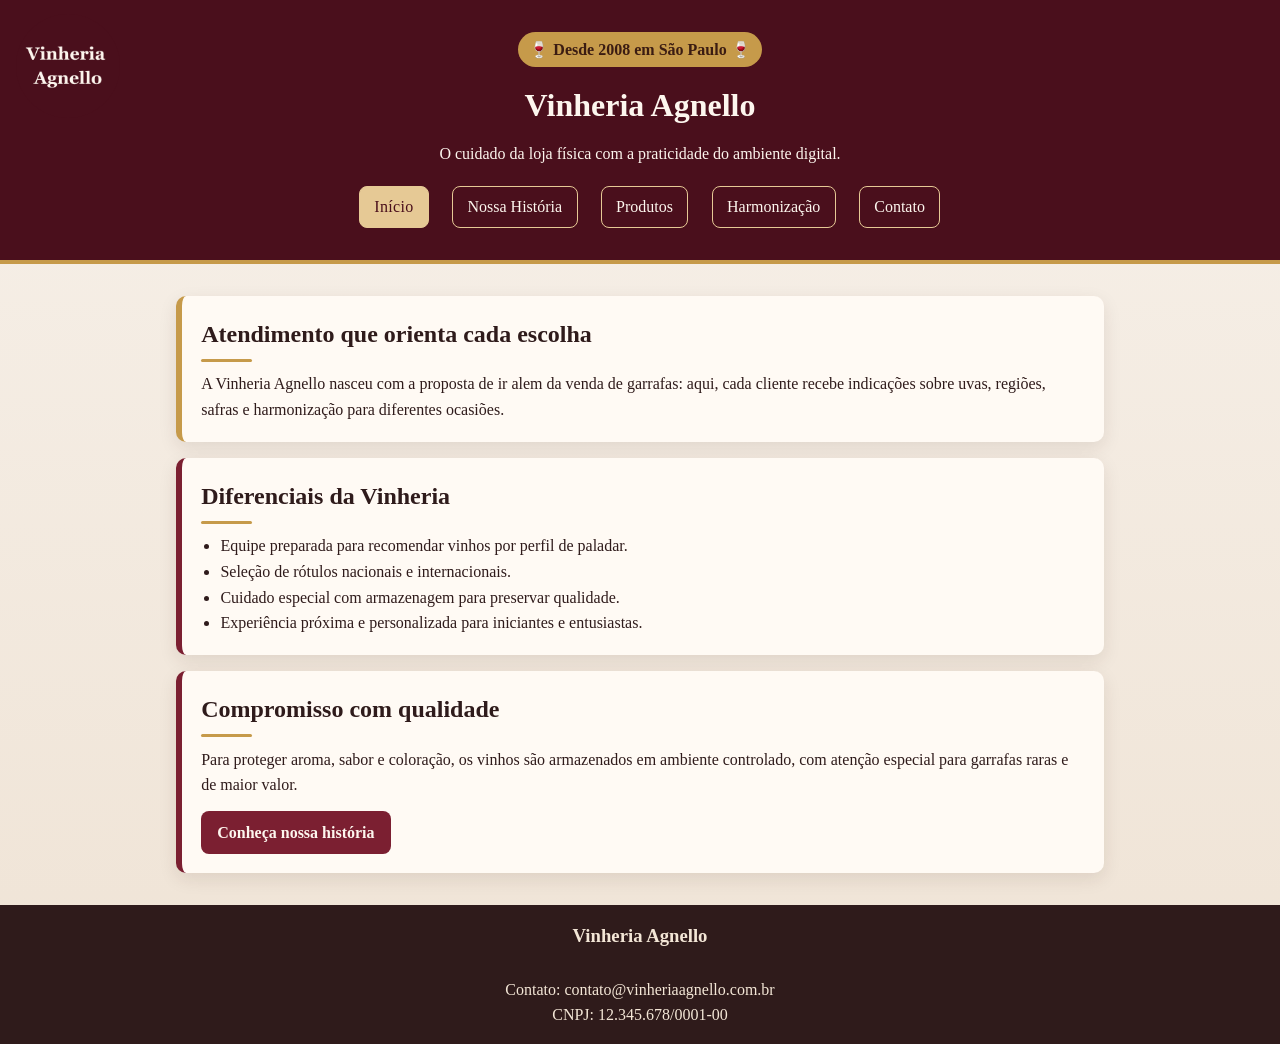
<file: index.html>
<!DOCTYPE html>
<html lang="pt-BR">
<head>
    <meta charset="UTF-8">
    <meta name="viewport" content="width=device-width, initial-scale=1.0">
    <meta name="description" content="Vinheria Agnello: tradição no atendimento especializado e experiência de compra para apaixonados por vinho.">
    <meta name="keywords" content="vinheria, vinhos, harmonizacao, atendimento especializado, e-commerce">
    <title>Vinheria Agnello | Início</title>
    <link rel="stylesheet" href="./src/css/style.css">
</head>
<body>
    <a class="marca-logo" href="./index.html">
        <img src="./src/assets/imgs/logo.png" alt="Vinheria Agnello">
    </a>
    <header class="topo">
        <p class="selo">Desde 2008 em São Paulo</p>
        <h1>Vinheria Agnello</h1>
        <p>O cuidado da loja física com a praticidade do ambiente digital.</p>
        <nav aria-label="Navegacao principal">
            <ul class="menu">
                <li><a class="ativo" href="./index.html">Início</a></li>
                <li><a href="./src/pages/historia.html">Nossa História</a></li>
                <li><a href="./src/pages/produtos.html">Produtos</a></li>
                <li><a href="./src/pages/harmonizacao.html">Harmonização</a></li>
                <li><a href="./src/pages/contato.html">Contato</a></li>
            </ul>
        </nav>
    </header>

    <main>
        <section class="card destaque">
            <h2>Atendimento que orienta cada escolha</h2>
            <p>
                A Vinheria Agnello nasceu com a proposta de ir alem da venda de garrafas:
                aqui, cada cliente recebe indicações sobre uvas, regiões, safras e
                harmonização para diferentes ocasiões.
            </p>
        </section>

        <section class="card">
            <h2>Diferenciais da Vinheria</h2>
            <ul>
                <li>Equipe preparada para recomendar vinhos por perfil de paladar.</li>
                <li>Seleção de rótulos nacionais e internacionais.</li>
                <li>Cuidado especial com armazenagem para preservar qualidade.</li>
                <li>Experiência próxima e personalizada para iniciantes e entusiastas.</li>
            </ul>
        </section>

        <section class="card">
            <h2>Compromisso com qualidade</h2>
            <p>
                Para proteger aroma, sabor e coloração, os vinhos são armazenados em ambiente
                controlado, com atenção especial para garrafas raras e de maior valor.
            </p>
            <a class="botao" href="./src/pages/historia.html">Conheça nossa história</a>
        </section>
    </main>

    <footer>
        <h3>Vinheria Agnello</h3><br>
        
        <p>Contato: contato@vinheriaagnello.com.br</p>
        <p>CNPJ: 12.345.678/0001-00</p>
    </footer>
</body>
</html>
</file>
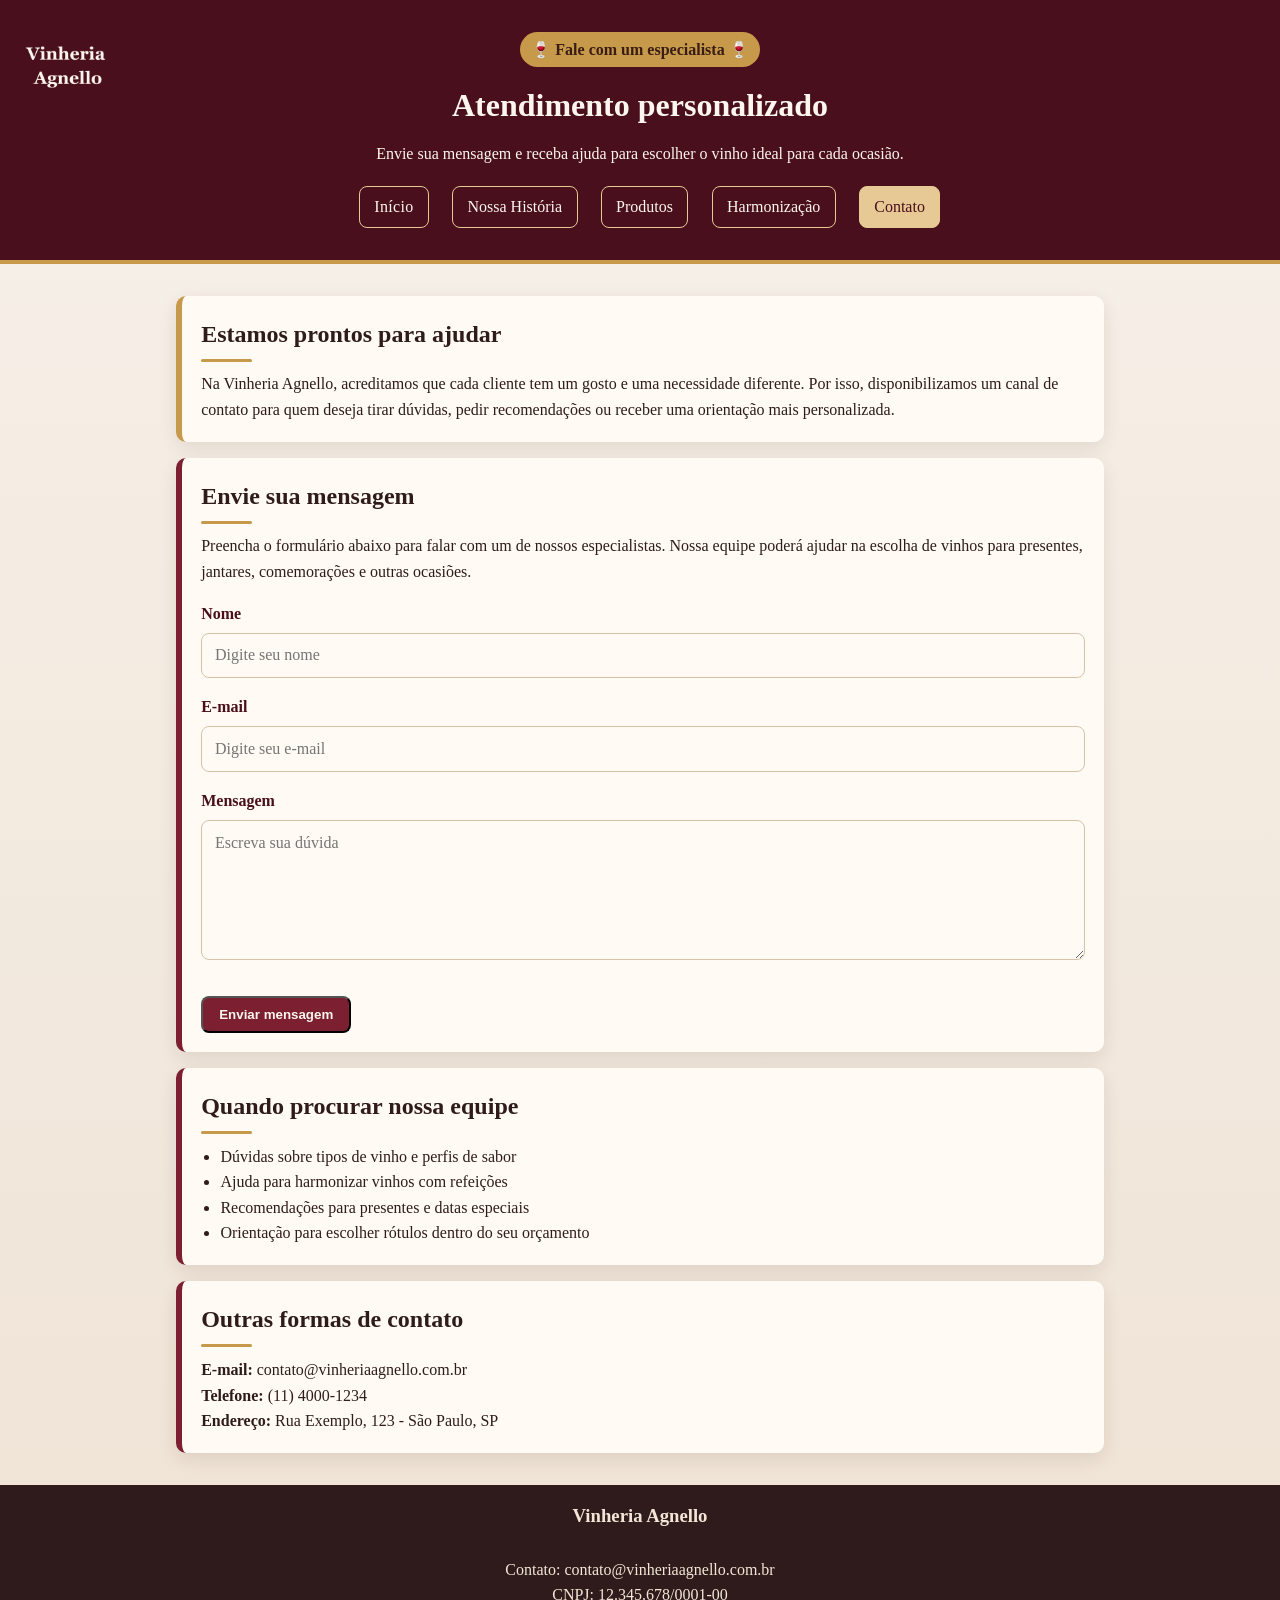
<file: src/pages/contato.html>
<!DOCTYPE html>
<html lang="pt-BR">
<head>
    <meta charset="UTF-8">
    <meta name="viewport" content="width=device-width, initial-scale=1.0">
    <meta name="description" content="Entre em contato com a Vinheria Agnello e fale com um especialista para tirar dúvidas e receber recomendações.">
    <meta name="keywords" content="contato, especialista em vinhos, vinheria agnello, formulario, atendimento">
    <title>Vinheria Agnello | Contato</title>
    <link rel="stylesheet" href="../css/style.css">
</head>
<body>
    <a class="marca-logo" href="../../index.html">
        <img src="../assets/imgs/logo.png" alt="Vinheria Agnello">
    </a>
    <header class="topo">
        <p class="selo">Fale com um especialista</p>
        <h1>Atendimento personalizado</h1>
        <p>Envie sua mensagem e receba ajuda para escolher o vinho ideal para cada ocasião.</p>

        <nav aria-label="Navegação principal">
            <ul class="menu">
                <li><a href="../../index.html">Início</a></li>
                <li><a href="./historia.html">Nossa História</a></li>
                <li><a href="./produtos.html">Produtos</a></li>
                <li><a href="./harmonizacao.html">Harmonização</a></li>
                <li><a class="ativo" href="./contato.html">Contato</a></li>
            </ul>
        </nav>
    </header>

    <main>
        <section class="card destaque">
            <h2>Estamos prontos para ajudar</h2>
            <p>
                Na Vinheria Agnello, acreditamos que cada cliente tem um gosto e uma necessidade
                diferente. Por isso, disponibilizamos um canal de contato para quem deseja tirar
                dúvidas, pedir recomendações ou receber uma orientação mais personalizada.
            </p>
        </section>

        <section class="card">
            <h2>Envie sua mensagem</h2>
            <p>
                Preencha o formulário abaixo para falar com um de nossos especialistas. Nossa equipe
                poderá ajudar na escolha de vinhos para presentes, jantares, comemorações e outras ocasiões.
            </p>

            <form class="formulario-contato" id="form-contato">
                <div class="campo-formulario">
                    <label for="nome">Nome</label>
                    <input type="text" id="nome" name="nome" placeholder="Digite seu nome" required>
                </div>

                <div class="campo-formulario">
                    <label for="email">E-mail</label>
                    <input type="email" id="email" name="email" placeholder="Digite seu e-mail" required>
                </div>

                <div class="campo-formulario">
                    <label for="mensagem">Mensagem</label>
                    <textarea id="mensagem" name="mensagem" rows="6" placeholder="Escreva sua dúvida" required></textarea>
                </div>

                <button type="submit" class="botao">Enviar mensagem</button>

                <p id="mensagem-sucesso" class="mensagem-sucesso">
                    Sua mensagem foi enviada com sucesso. Nossa equipe entrará em contato em breve.
                </p>
            </form>

            <script id="62849">
                const form = document.getElementById("form-contato");
                const mensagem = document.getElementById("mensagem-sucesso");

                form.addEventListener("submit", function(event) {
                    event.preventDefault();
                    mensagem.style.display = "block";
                    form.reset();
                });
            </script>
        </section>

        <section class="card">
            <h2>Quando procurar nossa equipe</h2>
            <ul>
                <li>Dúvidas sobre tipos de vinho e perfis de sabor</li>
                <li>Ajuda para harmonizar vinhos com refeições</li>
                <li>Recomendações para presentes e datas especiais</li>
                <li>Orientação para escolher rótulos dentro do seu orçamento</li>
            </ul>
        </section>

        <section class="card">
            <h2>Outras formas de contato</h2>
            <p><strong>E-mail:</strong> contato@vinheriaagnello.com.br</p>
            <p><strong>Telefone:</strong> (11) 4000-1234</p>
            <p><strong>Endereço:</strong> Rua Exemplo, 123 - São Paulo, SP</p>
        </section>
    </main>

    <footer>
        <h3>Vinheria Agnello</h3><br>
        <p>Contato: contato@vinheriaagnello.com.br</p>
        <p>CNPJ: 12.345.678/0001-00</p>
    </footer>
</body>
</html>
</file>
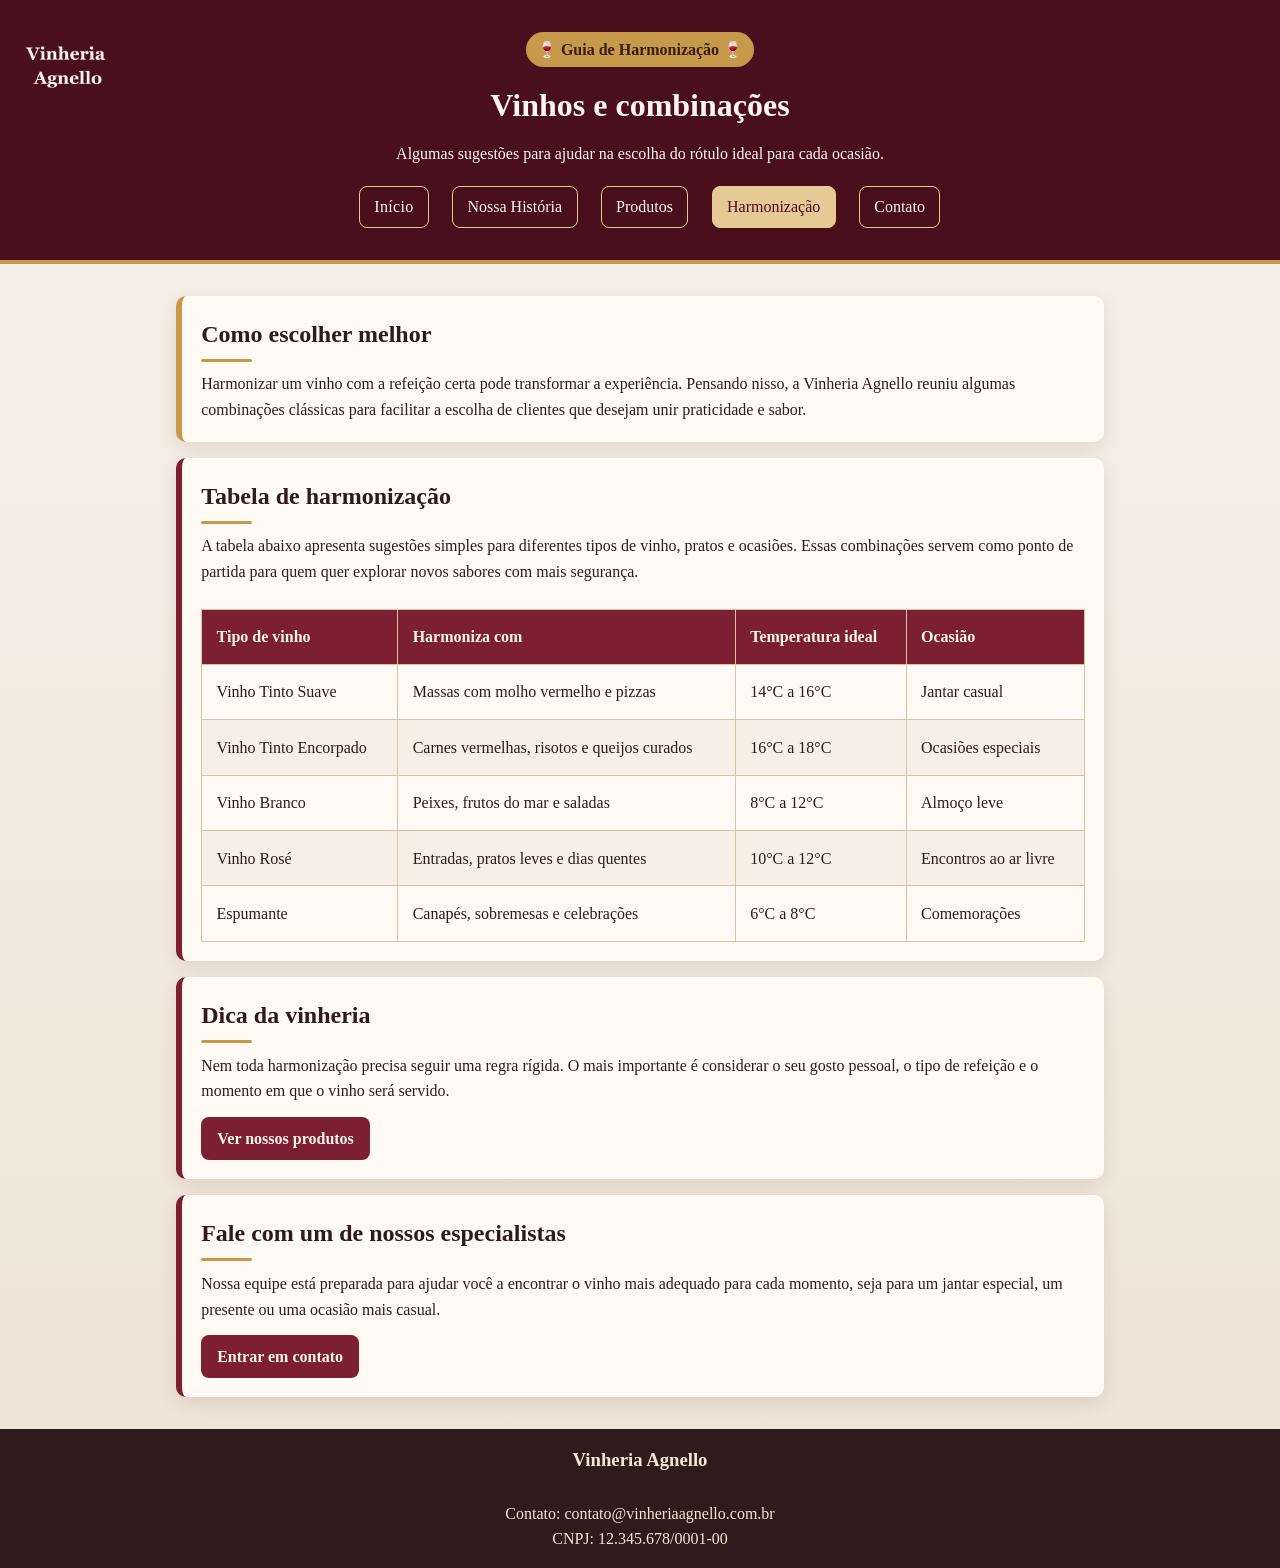
<file: src/pages/harmonizacao.html>
<!DOCTYPE html>
<html lang="pt-BR">
<head>
    <meta charset="UTF-8">
    <meta name="viewport" content="width=device-width, initial-scale=1.0">
    <meta name="description" content="Descubra sugestões de harmonização entre vinhos e diferentes tipos de pratos na Vinheria Agnello.">
    <meta name="keywords" content="harmonização, vinhos, pratos, vinheria agnello, tabela de harmonização">
    <title>Vinheria Agnello | Harmonização</title>
    <link rel="stylesheet" href="../css/style.css">
</head>
<body>
    <a class="marca-logo" href="../../index.html">
        <img src="../assets/imgs/logo.png" alt="Vinheria Agnello">
    </a>
    <header class="topo">
        <p class="selo">Guia de Harmonização</p>
        <h1>Vinhos e combinações</h1>
        <p>Algumas sugestões para ajudar na escolha do rótulo ideal para cada ocasião.</p>

        <nav aria-label="Navegação principal">
            <ul class="menu">
                <li><a href="../../index.html">Início</a></li>
                <li><a href="./historia.html">Nossa História</a></li>
                <li><a href="./produtos.html">Produtos</a></li>
                <li><a class="ativo" href="./harmonizacao.html">Harmonização</a></li>
                <li><a href="./contato.html">Contato</a></li>
            </ul>
        </nav>
    </header>

    <main>
        <section class="card destaque">
            <h2>Como escolher melhor</h2>
            <p>
                Harmonizar um vinho com a refeição certa pode transformar a experiência.
                Pensando nisso, a Vinheria Agnello reuniu algumas combinações clássicas
                para facilitar a escolha de clientes que desejam unir praticidade e sabor.
            </p>
        </section>

        <section class="card">
            <h2>Tabela de harmonização</h2>
            <p>
                A tabela abaixo apresenta sugestões simples para diferentes tipos de vinho,
                pratos e ocasiões. Essas combinações servem como ponto de partida para quem
                quer explorar novos sabores com mais segurança.
            </p>

            <div class="tabela-container">
                <table class="tabela-harmonizacao">
                    <thead>
                        <tr>
                            <th>Tipo de vinho</th>
                            <th>Harmoniza com</th>
                            <th>Temperatura ideal</th>
                            <th>Ocasião</th>
                        </tr>
                    </thead>
                    <tbody>
                        <tr>
                            <td>Vinho Tinto Suave</td>
                            <td>Massas com molho vermelho e pizzas</td>
                            <td>14°C a 16°C</td>
                            <td>Jantar casual</td>
                        </tr>
                        <tr>
                            <td>Vinho Tinto Encorpado</td>
                            <td>Carnes vermelhas, risotos e queijos curados</td>
                            <td>16°C a 18°C</td>
                            <td>Ocasiões especiais</td>
                        </tr>
                        <tr>
                            <td>Vinho Branco</td>
                            <td>Peixes, frutos do mar e saladas</td>
                            <td>8°C a 12°C</td>
                            <td>Almoço leve</td>
                        </tr>
                        <tr>
                            <td>Vinho Rosé</td>
                            <td>Entradas, pratos leves e dias quentes</td>
                            <td>10°C a 12°C</td>
                            <td>Encontros ao ar livre</td>
                        </tr>
                        <tr>
                            <td>Espumante</td>
                            <td>Canapés, sobremesas e celebrações</td>
                            <td>6°C a 8°C</td>
                            <td>Comemorações</td>
                        </tr>
                    </tbody>
                </table>
            </div>
        </section>

        <section class="card">
            <h2>Dica da vinheria</h2>
            <p>
                Nem toda harmonização precisa seguir uma regra rígida. O mais importante
                é considerar o seu gosto pessoal, o tipo de refeição e o momento em que
                o vinho será servido.
            </p>
            <a class="botao" href="./produtos.html">Ver nossos produtos</a>
        </section>

        <section class="card">
            <h2>Fale com um de nossos especialistas</h2>
            <p>
                Nossa equipe está preparada para ajudar você a encontrar o vinho mais adequado para
                cada momento, seja para um jantar especial, um presente ou uma ocasião mais casual.
            </p>
            <a class="botao" href="./contato.html">Entrar em contato</a>
        </section>
    </main>

    <footer>
        <h3>Vinheria Agnello</h3><br>
        <p>Contato: contato@vinheriaagnello.com.br</p>
        <p>CNPJ: 12.345.678/0001-00</p>
    </footer>
</body>
</html>
</file>
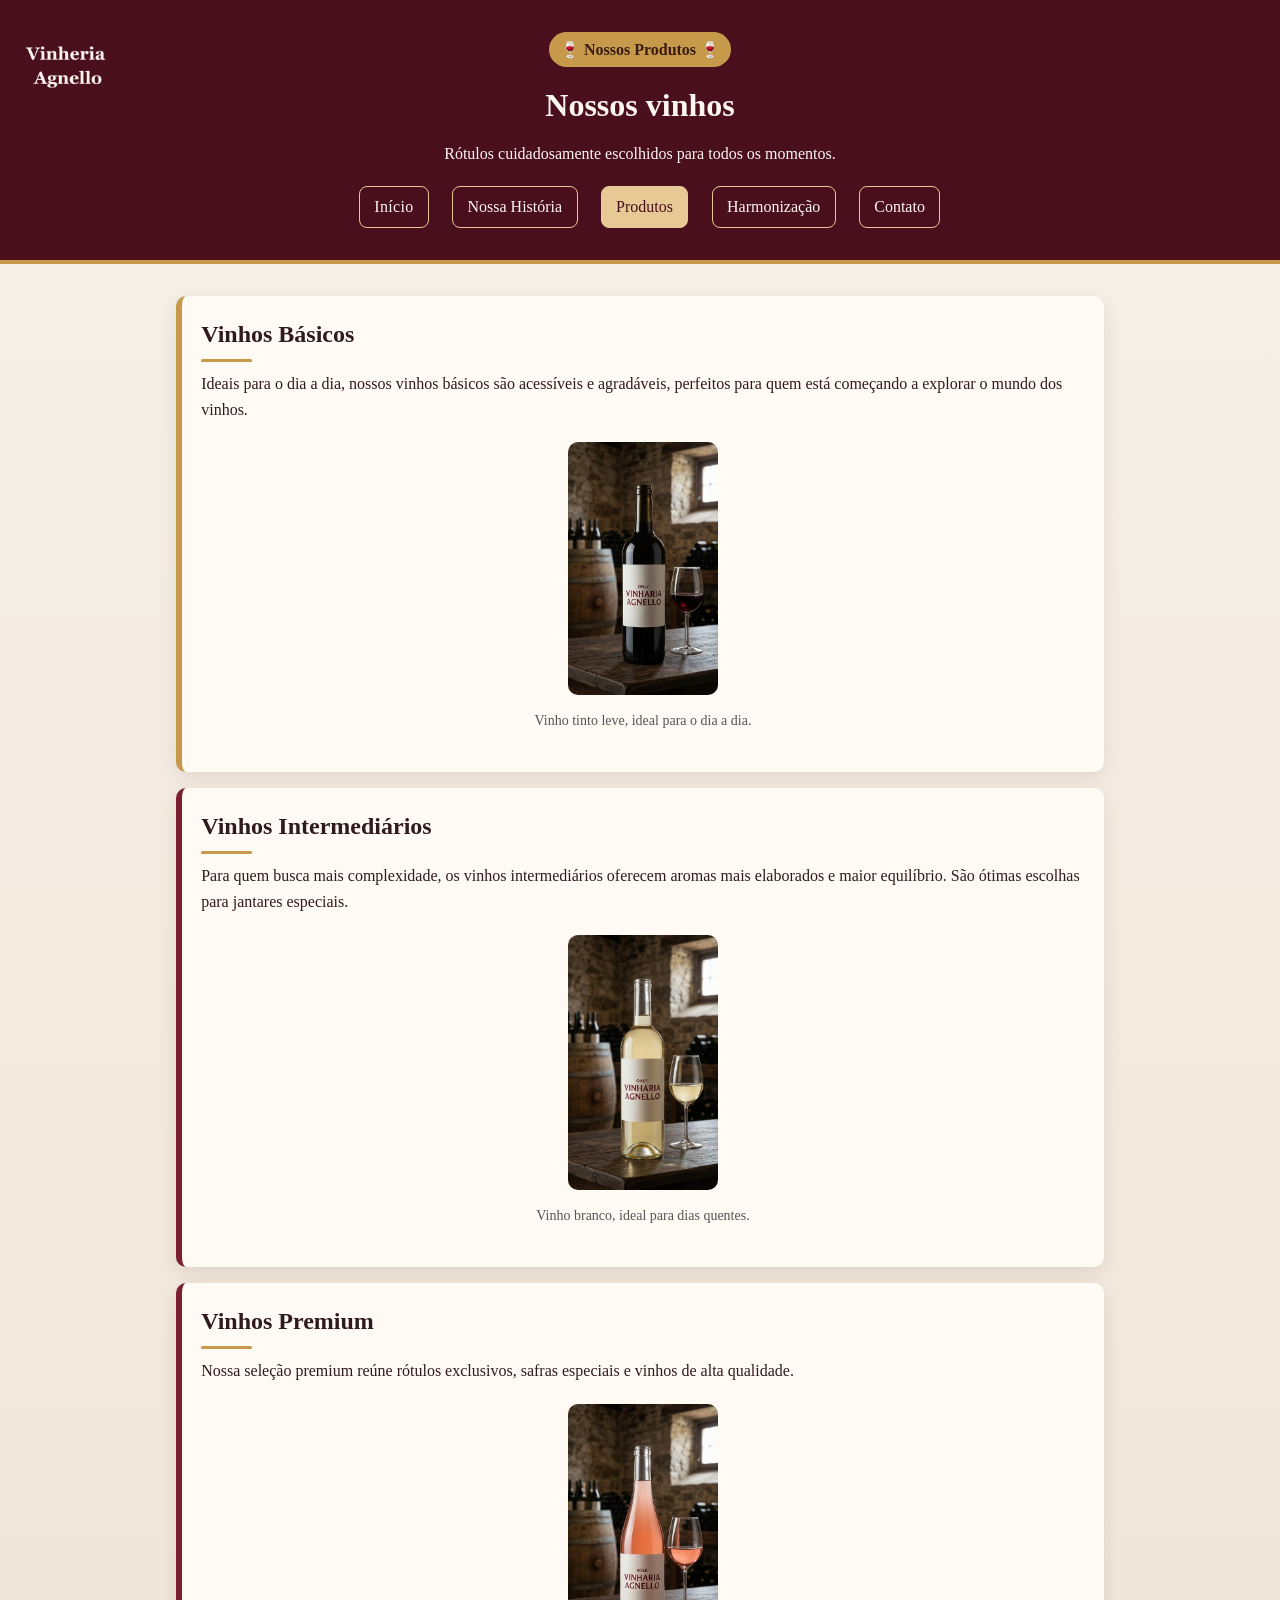
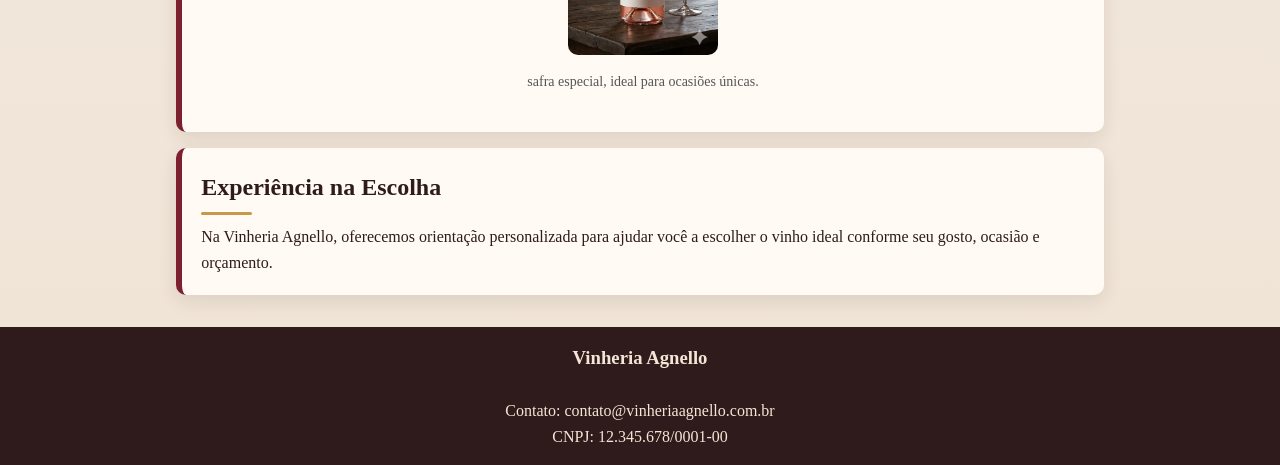
<file: src/pages/produtos.html>
<!DOCTYPE html>
<html lang="pt-BR">
<head>
    <meta charset="UTF-8">
    <meta name="viewport" content="width=device-width, initial-scale=1.0">
    <meta name="description" content="Conheça os produtos da Vinheria Agnello.">
    <meta name="keywords" content="vinhos básicos, vinhos intermediários, vinhos premium, vinheria agnello">
    <title>Vinheria Agnello | Nossos Produtos</title>
    <link rel="stylesheet" href="../css/style.css">
</head>
<body>
    <a class="marca-logo" href="../../index.html">
        <img src="../assets/imgs/logo.png" alt="Vinheria Agnello">
    </a>
    <header class="topo">
        <p class="selo">Nossos Produtos</p>
        <h1>Nossos vinhos</h1>
        <p>Rótulos cuidadosamente escolhidos para todos os momentos.</p>

        <nav aria-label="Navegação principal">
            <ul class="menu">
                <li><a href="../../index.html">Início</a></li>
                <li><a href="./historia.html">Nossa História</a></li>
                <li><a class="ativo" href="./produtos.html">Produtos</a></li>
                <li><a href="./harmonizacao.html">Harmonização</a></li>
                <li><a href="./contato.html">Contato</a></li>
            </ul>
        </nav>
    </header>

    <main>
        <section class="card destaque">
            <h2>Vinhos Básicos</h2>
            <p>
                Ideais para o dia a dia, nossos vinhos básicos são acessíveis e agradáveis,
                perfeitos para quem está começando a explorar o mundo dos vinhos.
            </p>
            <figure>
                <img src="../assets/imgs/vinho_tinto.png" alt="Vinho Básico Tinto">
                <figcaption>Vinho tinto leve, ideal para o dia a dia.</figcaption>
            </figure>
        </section>

        <section class="card">
            <h2>Vinhos Intermediários</h2>
            <p>
                Para quem busca mais complexidade, os vinhos intermediários oferecem aromas
                mais elaborados e maior equilíbrio. São ótimas escolhas para jantares especiais.
            </p>
            <figure>
                <img src="../assets/imgs/vinho_branco.png" alt="Vinho Branco Intermediário">
                <figcaption>Vinho branco, ideal para dias quentes.</figcaption>
            </figure>

        </section>

        <section class="card">
            <h2>Vinhos Premium</h2>
            <p>
                Nossa seleção premium reúne rótulos exclusivos, safras especiais e vinhos
                de alta qualidade.
            </p>
            <figure>
                <img src="../assets/imgs/vinho_rose.png" alt="Vinho Rose Premium">
                <figcaption>safra especial, ideal para ocasiões únicas.</figcaption>
            </figure>


        </section>

        <section class="card">
            <h2>Experiência na Escolha</h2>
            <p>
                Na Vinheria Agnello, oferecemos orientação personalizada para ajudar você a
                escolher o vinho ideal conforme seu gosto, ocasião e orçamento.
            </p>
        </section>
    </main>

    <footer>
        <h3>Vinheria Agnello</h3><br>
        
        <p>Contato: contato@vinheriaagnello.com.br</p>
        <p>CNPJ: 12.345.678/0001-00</p>
    </footer>
</body>
</html>
</file>
<file: src/css/style.css>
@import url("./efeitos.css");
* {
    margin: 0;
    padding: 0;
    box-sizing: border-box;
}

body {
    font-family: "Georgia", "Times New Roman", serif;
    color: #2f1b1b;
    background: linear-gradient(180deg, #f7f1ea 0%, #efe3d5 100%);
    line-height: 1.6;
}

.marca-logo {
    position: fixed;
    top: 0;
    left: 0;
    z-index: 300;
    display: block;
    padding: 0.85rem 1rem;
    background: transparent;
    line-height: 0;
    text-decoration: none;
    box-shadow: none;
}

.marca-logo img {
    display: block;
    height: clamp(4.5rem, 10vw, 6.5rem);
    width: auto;
    max-width: min(320px, 72vw);
    border: none;
    border-radius: 50%; 
    overflow: hidden;   

    transition: transform 0.3s cubic-bezier(0.175, 0.885, 0.32, 1.275);
}


.marca-logo:focus-visible {
    outline: 2px solid #e6c995;
    outline-offset: 4px;
    border-radius: 4px;
}

.topo {
    background: #4a0f1c;
    color: #fdf6ee;
    text-align: center;
    padding: 2rem 1rem;
    border-bottom: 4px solid #c69a4a;
}

.menu {
    list-style: none;
    margin-top: 1.2rem;
}

.menu li {
    display: inline-block;
    margin: 0 0.6rem;
}

.menu a {
    display: inline-block;
    text-decoration: none;
    color: #fdf6ee;
    padding: 0.45rem 0.9rem;
    border: 1px solid #e6c995;
    border-radius: 8px;
    transition: all 0.2s ease-in-out;
}

.menu a:hover,
.menu a.ativo {
    background-color: #e6c995;
    color: #4a0f1c;
}

main {
    max-width: 960px;
    margin: 2rem auto;
    padding: 0 1rem;
}

.card {
    background-color: #fffaf4;
    border-left: 6px solid #7b1f31;
    border-radius: 10px;
    padding: 1.2rem;
    margin-bottom: 1rem;
    box-shadow: 0 6px 18px rgba(59, 28, 18, 0.1);
}

.destaque {
    border-left-color: #c69a4a;
}

h1,
h2 {
    margin-bottom: 0.6rem;
}

ul {
    margin-left: 1.2rem;
}

.botao {
    display: inline-block;
    margin-top: 0.8rem;
    padding: 0.55rem 1rem;
    background-color: #7b1f31;
    color: #fdf6ee;
    text-decoration: none;
    border-radius: 8px;
    font-weight: bold;
}

.botao:hover {
    background-color: #5d1624;
}

video {
    border-radius: 12px;
    overflow: hidden;
}

footer {
    text-align: center;
    padding: 1rem;
    background-color: #2f1b1b;
    color: #f3e6d6;
    margin-top: 2rem;
}

figure {
    text-align: center;
    margin: 20px auto;
}

figure img {
    width: 150px;
    border-radius: 10px;
}

figcaption {
    margin-top: 8px;
    font-size: 14px;
    color: #555;
}

.tabela-container {
    overflow-x: auto;
    margin-top: 1rem;
}

.tabela-harmonizacao {
    width: 100%;
    border-collapse: collapse;
    margin-top: 0.5rem;
    background-color: #fffaf4;
}

.tabela-harmonizacao th,
.tabela-harmonizacao td {
    border: 1px solid #d8c2a8;
    padding: 0.9rem;
    text-align: left;
}

.tabela-harmonizacao th {
    background-color: #7b1f31;
    color: #fdf6ee;
    font-weight: bold;
}

.tabela-harmonizacao tr:nth-child(even) {
    background-color: #f7efe6;
}

.tabela-harmonizacao tr:hover {
    background-color: #efe3d5;
}

.formulario-contato {
    margin-top: 1rem;
}

.campo-formulario {
    margin-bottom: 1rem;
}

.campo-formulario label {
    display: block;
    margin-bottom: 0.4rem;
    font-weight: bold;
    color: #4a0f1c;
}

.campo-formulario input,
.campo-formulario textarea {
    width: 100%;
    padding: 0.8rem;
    border: 1px solid #d8c2a8;
    border-radius: 8px;
    background-color: #fffaf4;
    color: #2f1b1b;
    font-family: "Georgia", "Times New Roman", serif;
    font-size: 1rem;
}

.campo-formulario input:focus,
.campo-formulario textarea:focus {
    outline: none;
    border-color: #7b1f31;
    box-shadow: 0 0 0 3px rgba(123, 31, 49, 0.12);
}

.campo-formulario textarea {
    resize: vertical;
    min-height: 140px;
}

.mensagem-sucesso {
    display: none;
    margin-top: 1rem;
    padding: 0.9rem 1rem;
    background-color: #f3eadf;
    border-left: 5px solid #7b1f31;
    border-radius: 8px;
    color: #4a0f1c;
    font-weight: bold;
}
</file>
